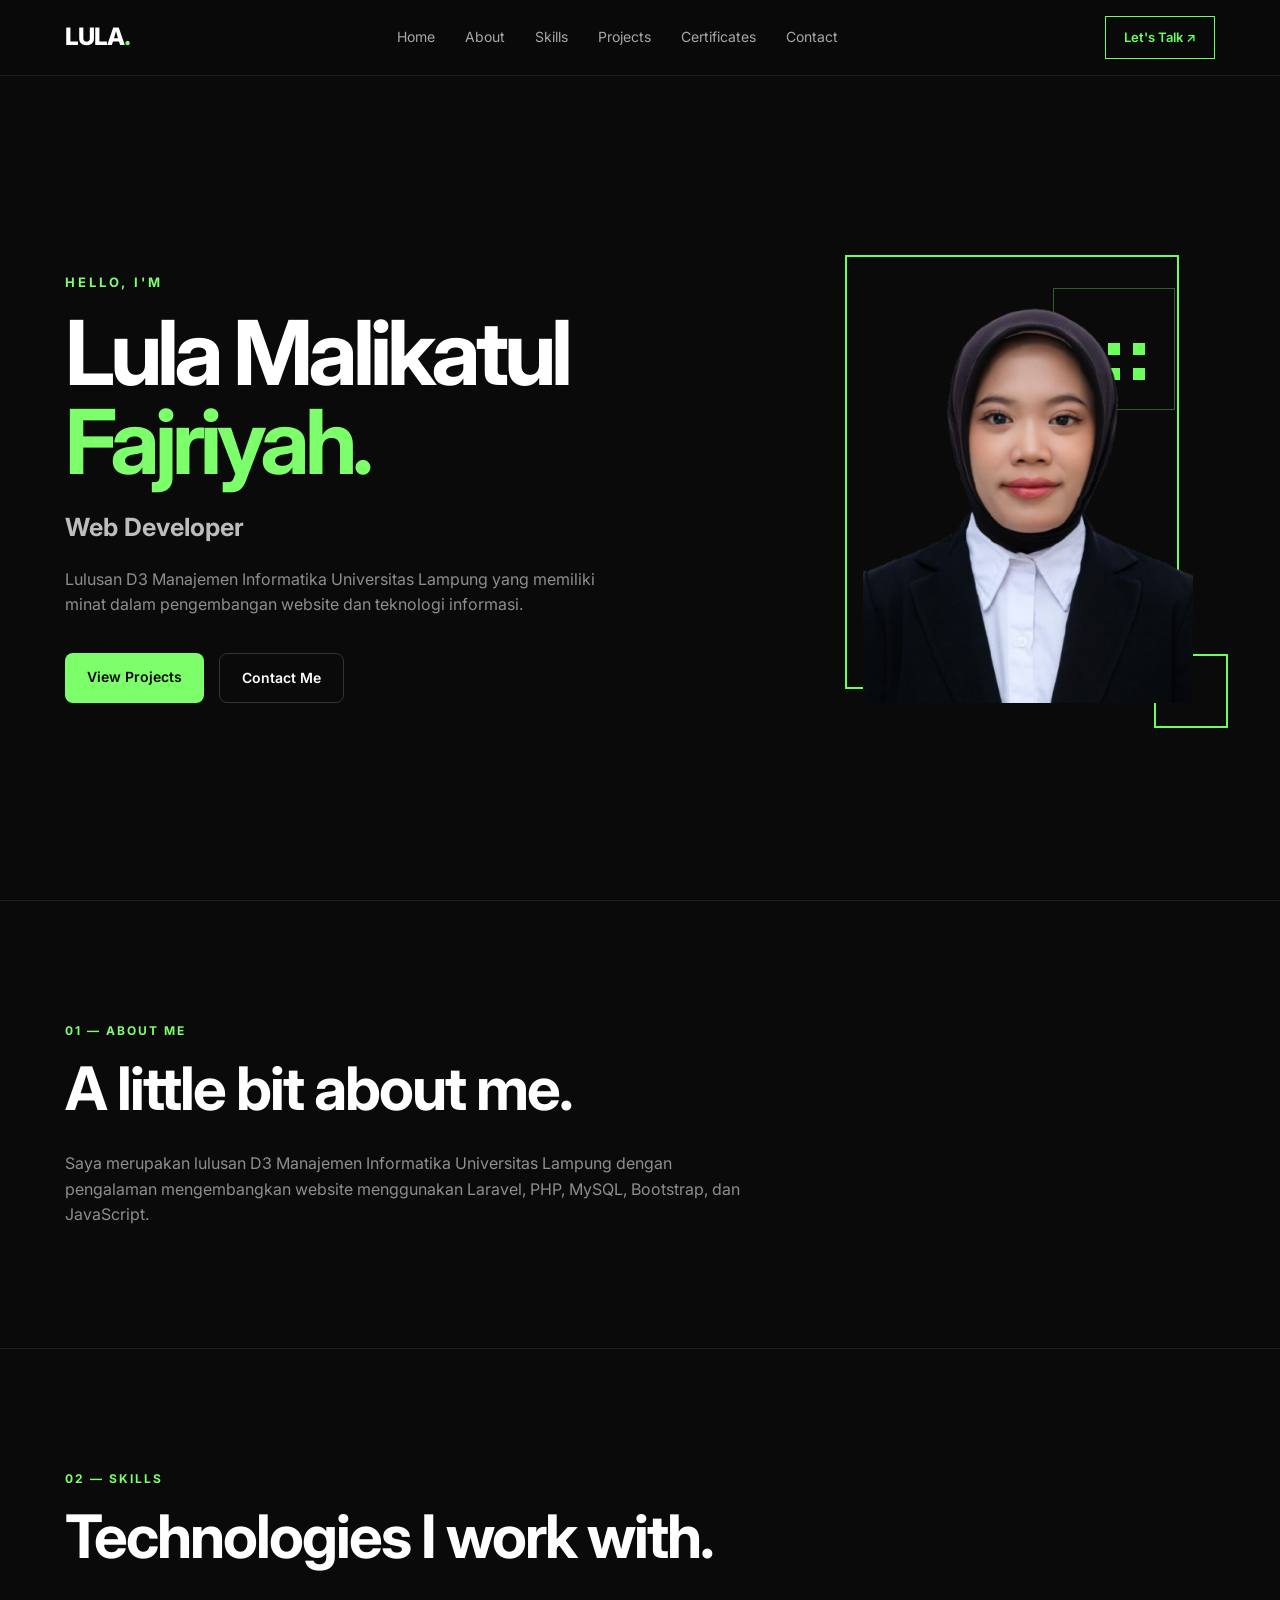
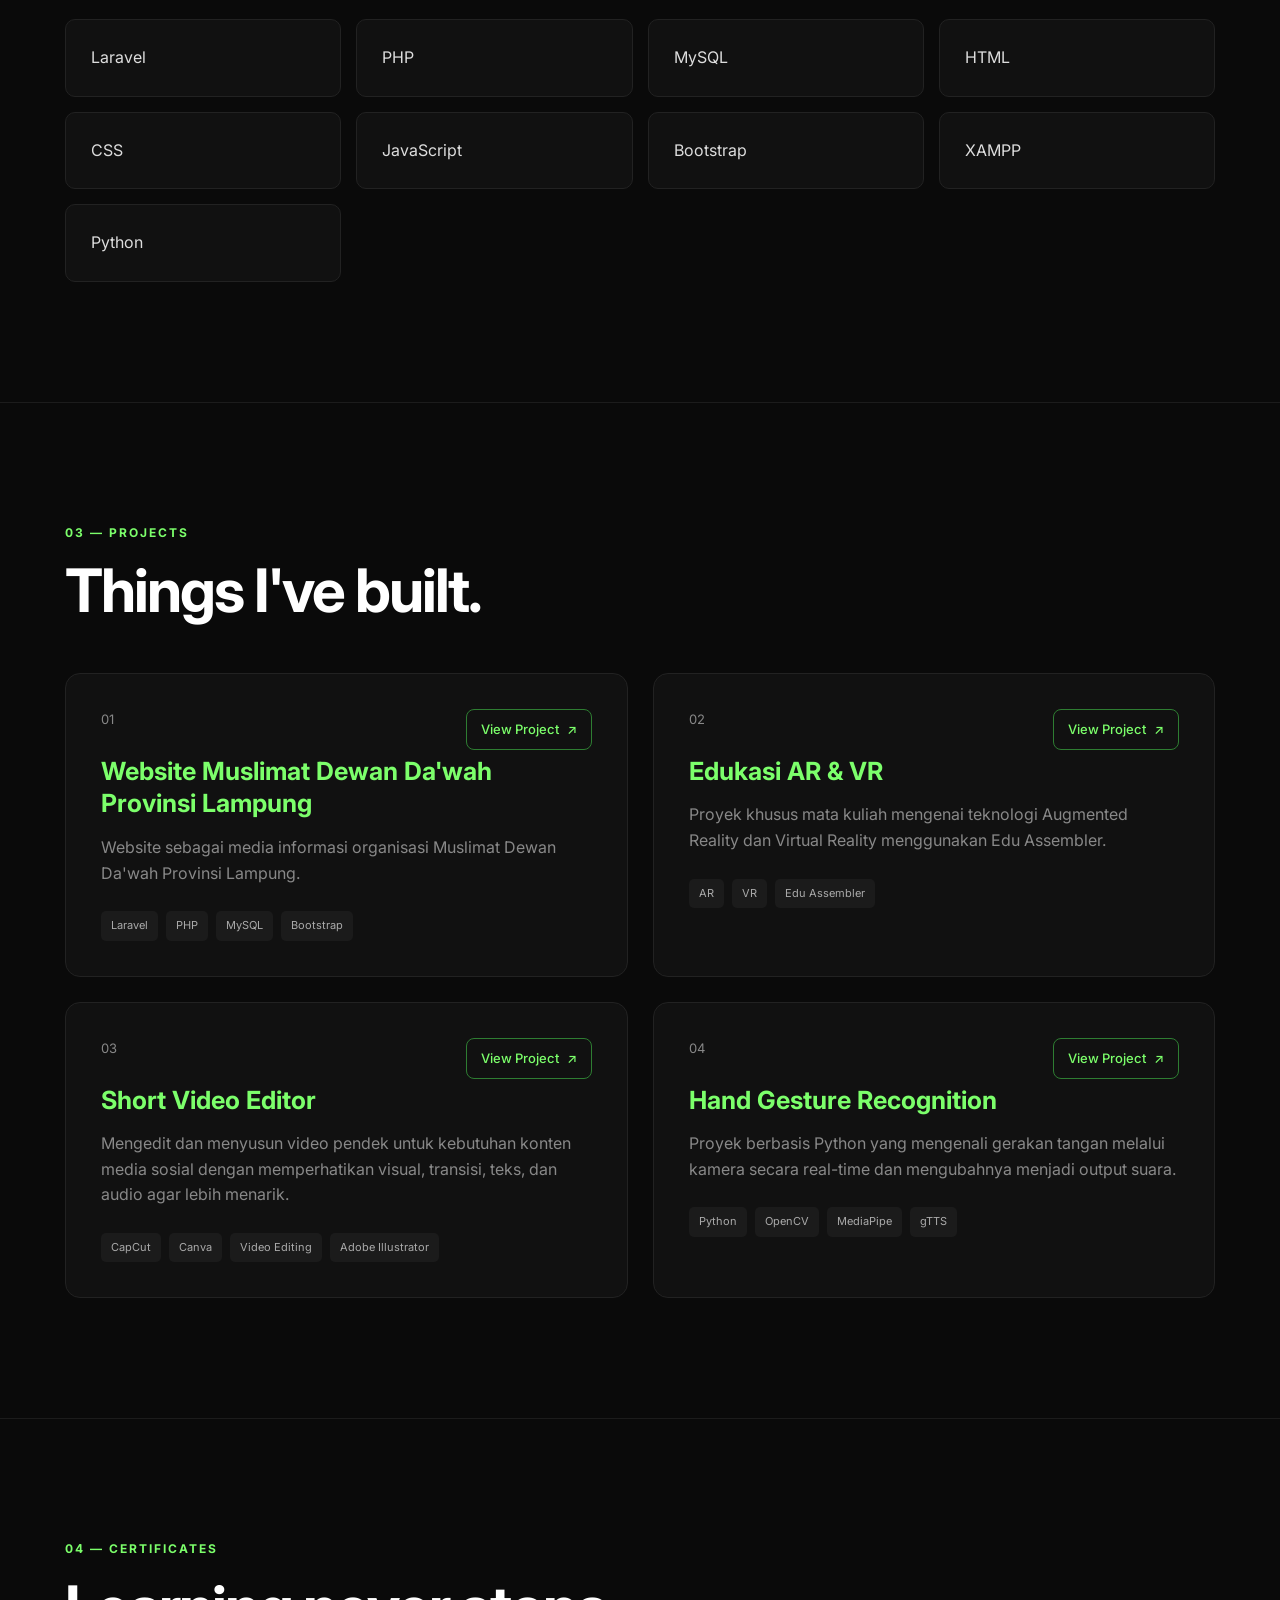
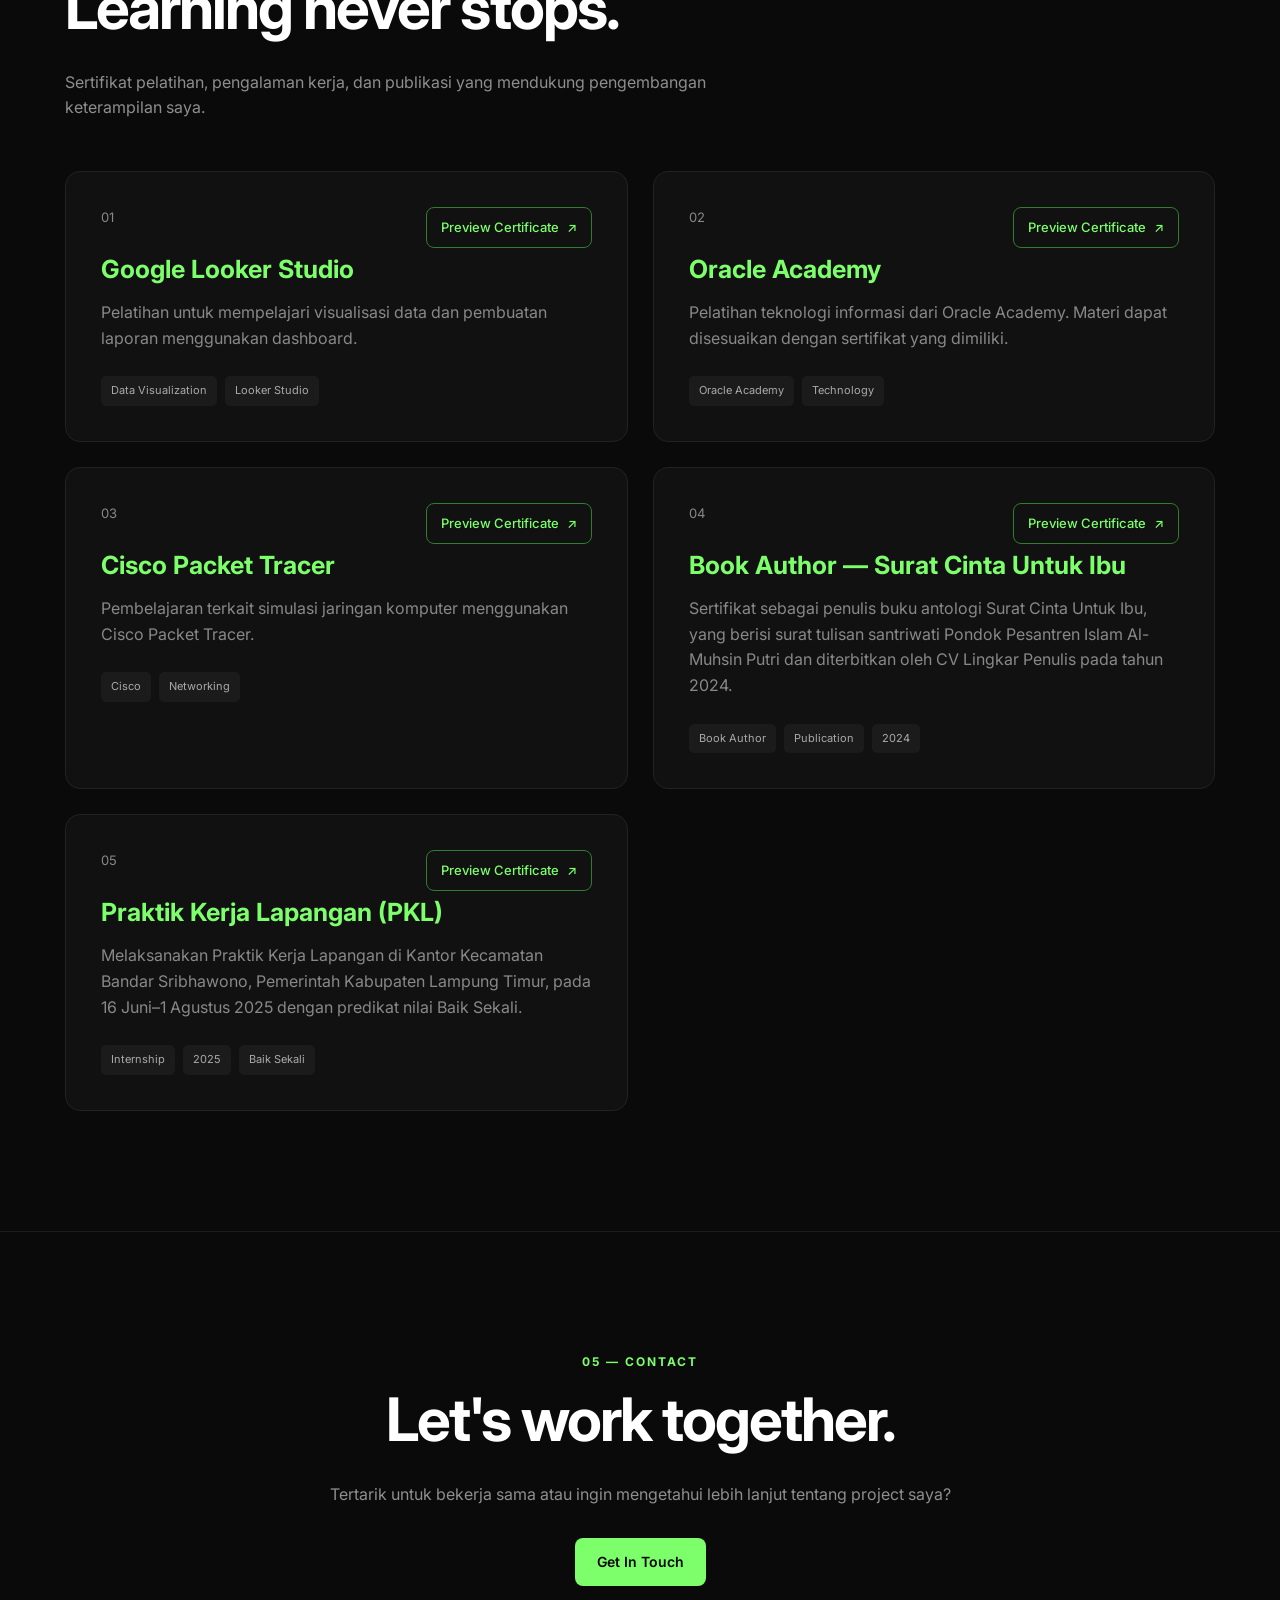
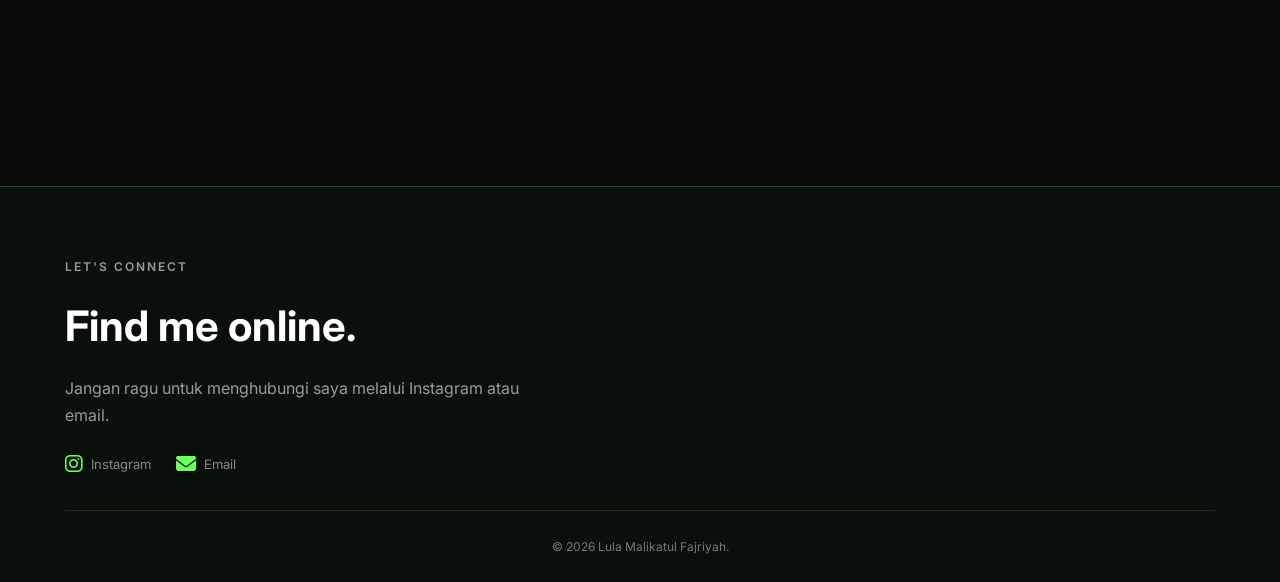
<file: docs/index.html>
<!DOCTYPE html>
<!-- saved from url=(0027)#home -->
<html lang="en">

<head>
    <meta http-equiv="Content-Type" content="text/html; charset=UTF-8">

    <meta name="viewport" content="width=device-width, initial-scale=1.0">

    <title>Lula Malikatul Fajriyah | Web Developer</title>

    <link rel="stylesheet" href="./index_files/style.css">
    <link rel="stylesheet" href="./index_files/all.min.css">
    <link rel="stylesheet" href="https://cdnjs.cloudflare.com/ajax/libs/font-awesome/6.5.2/css/all.min.css">

</head>

<body>


    <!-- NAVBAR -->
    <nav class="navbar">
        <div class="container navbar-content">

            <a href="#" class="logo">
                LULA<span>.</span>
            </a>

            <button class="menu-toggle" id="menu-toggle" aria-label="Buka menu navigasi" aria-expanded="false"
                aria-controls="nav-links">
                <i class="fa-solid fa-bars"></i>
            </button>

            <div class="nav-links" id="nav-links">
                <a href="#home">Home</a>
                <a href="#about">About</a>
                <a href="#skills">Skills</a>
                <a href="#projects">Projects</a>
                <a href="#certificates">Certificates</a>
                <a href="#contact">Contact</a>
            </div>


            <a href="#contact" class="nav-contact">
                Let's Talk ↗
            </a>

        </div>
    </nav>

    <!-- HERO -->
    <section id="home" class="hero">
        <div class="container hero-content">

            <div class="hero-text">

                <p class="small-text">HELLO, I'M</p>

                <h1>
                    Lula Malikatul<br>
                    <span>Fajriyah.</span>
                </h1>

                <h2>Web Developer</h2>

                <p class="hero-description">
                    Lulusan D3 Manajemen Informatika Universitas Lampung
                    yang memiliki minat dalam pengembangan website dan teknologi informasi.
                </p>

                <div class="hero-buttons">
                    <a href="#projects" class="btn-primary">
                        View Projects
                    </a>

                    <a href="#contact" class="btn-secondary">
                        Contact Me
                    </a>
                </div>

            </div>

            <div class="hero-image">
                <div class="profile-photo">
                    <img src="./index_files/lula.png" alt="Lula Malikatul Fajriyah">
                </div>
            </div>

        </div>
    </section>


    <!-- ABOUT -->
    <section id="about" class="section">
        <div class="container">

            <p class="section-label">01 — ABOUT ME</p>

            <h2 class="section-title">
                A little bit about me.
            </h2>

            <p class="section-description">
                Saya merupakan lulusan D3 Manajemen Informatika Universitas Lampung
                dengan pengalaman mengembangkan website menggunakan Laravel, PHP,
                MySQL, Bootstrap, dan JavaScript.
            </p>

        </div>
    </section>


    <!-- SKILLS -->
    <section id="skills" class="section">
        <div class="container">

            <p class="section-label">02 — SKILLS</p>

            <h2 class="section-title">
                Technologies I work with.
            </h2>

            <div class="skills-grid">

                <div class="skill-card">Laravel</div>
                <div class="skill-card">PHP</div>
                <div class="skill-card">MySQL</div>
                <div class="skill-card">HTML</div>
                <div class="skill-card">CSS</div>
                <div class="skill-card">JavaScript</div>
                <div class="skill-card">Bootstrap</div>
                <div class="skill-card">XAMPP</div>
                <div class="skill-card">Python</div>

            </div>

        </div>
    </section>

    <!-- PROJECTS -->
    <section id="projects" class="section">
        <div class="container">

            <p class="section-label">03 — PROJECTS</p>

            <h2 class="section-title">
                Things I've built.
            </h2>

            <div class="projects-grid">


                <!-- PROJECT 01 -->
                <div class="project-card">

                    <p class="project-number">01</p>

                    <h3>
                        Website Muslimat Dewan Da'wah
                        Provinsi Lampung
                    </h3>

                    <p>
                        Website sebagai media informasi organisasi
                        Muslimat Dewan Da'wah Provinsi Lampung.
                    </p>

                    <div class="project-tech">
                        <span>Laravel</span>
                        <span>PHP</span>
                        <span>MySQL</span>
                        <span>Bootstrap</span>

                    </div>

                    <a href="./projects/muslimat.html" class="view-project">
                        View Project
                        <span>↗</span>
                    </a>

                </div>

                <!-- PROJECT 02 -->
                <div class="project-card">

                    <p class="project-number">02</p>

                    <h3>
                        Edukasi AR &amp; VR
                    </h3>

                    <p>
                        Proyek khusus mata kuliah mengenai teknologi
                        Augmented Reality dan Virtual Reality
                        menggunakan Edu Assembler.
                    </p>

                    <div class="project-tech">
                        <span>AR</span>
                        <span>VR</span>
                        <span>Edu Assembler</span>
                    </div>

                    <a href="./projects/project-arvr.html" class="view-project">
                        View Project
                        <span>↗</span>
                    </a>
                </div>

                <!-- PROJECT 03 -->
                <div class="project-card">

                    <p class="project-number">03</p>

                    <h3>
                        Short Video Editor
                    </h3>

                    <p>
                        Mengedit dan menyusun video pendek untuk kebutuhan
                        konten media sosial dengan memperhatikan visual,
                        transisi, teks, dan audio agar lebih menarik.
                    </p>

                    <div class="project-tech">
                        <span>CapCut</span>
                        <span>Canva</span>
                        <span>Video Editing</span>
                        <span>Adobe Illustrator</span>
                    </div>

                    <a href="./projects/short-video-editor.html" class="view-project">
                        View Project
                        <span>↗</span>
                    </a>

                </div>


                <!-- PROJECT 04 -->
                <div class="project-card">

                    <p class="project-number">04</p>

                    <h3>
                        Hand Gesture Recognition
                    </h3>

                    <p>
                        Proyek berbasis Python yang mengenali gerakan tangan
                        melalui kamera secara real-time dan mengubahnya
                        menjadi output suara.
                    </p>

                    <div class="project-tech">
                        <span>Python</span>
                        <span>OpenCV</span>
                        <span>MediaPipe</span>
                        <span>gTTS</span>
                    </div>

                    <a href="./projects/hand-gesture.html" class="view-project">
                        View Project
                        <span>↗</span>
                    </a>

                </div>

            </div>

        </div>
    </section>


    <!-- CERTIFICATES -->
    <section id="certificates" class="section">
        <div class="container">

            <p class="section-label">04 — CERTIFICATES</p>

            <h2 class="section-title">
                Learning never stops.
            </h2>

            <p class="section-description">
                Sertifikat pelatihan, pengalaman kerja, dan publikasi
                yang mendukung pengembangan keterampilan saya.
            </p>

            <div class="projects-grid">

                <!-- CERTIFICATE 01 -->
                <div class="project-card">

                    <p class="project-number">01</p>

                    <h3>Google Looker Studio</h3>

                    <p>
                        Pelatihan untuk mempelajari visualisasi data
                        dan pembuatan laporan menggunakan dashboard.
                    </p>

                    <div class="project-tech">
                        <span>Data Visualization</span>
                        <span>Looker Studio</span>
                    </div>

                    <a href="./certificates/google-looker-studio.pdf" class="view-project" target="_blank"
                        rel="noopener noreferrer">
                        Preview Certificate
                        <span>↗</span>
                    </a>

                </div>


                <!-- CERTIFICATE 02 -->
                <div class="project-card">

                    <p class="project-number">02</p>

                    <h3>Oracle Academy</h3>

                    <p>
                        Pelatihan teknologi informasi dari Oracle Academy.
                        Materi dapat disesuaikan dengan sertifikat yang dimiliki.
                    </p>

                    <div class="project-tech">
                        <span>Oracle Academy</span>
                        <span>Technology</span>
                    </div>

                    <a href="./certificates/oracle-academy.pdf" class="view-project" target="_blank"
                        rel="noopener noreferrer">
                        Preview Certificate
                        <span>↗</span>
                    </a>
                </div>


                <!-- CERTIFICATE 03 -->
                <div class="project-card">

                    <p class="project-number">03</p>

                    <h3>Cisco Packet Tracer</h3>

                    <p>
                        Pembelajaran terkait simulasi jaringan komputer
                        menggunakan Cisco Packet Tracer.
                    </p>

                    <div class="project-tech">
                        <span>Cisco</span>
                        <span>Networking</span>
                    </div>

                    <a href="./certificates/cisco-packet-tracer.pdf" class="view-project" target="_blank"
                        rel="noopener noreferrer">
                        Preview Certificate
                        <span>↗</span>
                    </a>


                </div>


                <!-- CERTIFICATE 04 -->
                <div class="project-card">

                    <p class="project-number">04</p>

                    <h3>Book Author — Surat Cinta Untuk Ibu</h3>

                    <p>
                        Sertifikat sebagai penulis buku antologi
                        Surat Cinta Untuk Ibu, yang berisi surat tulisan
                        santriwati Pondok Pesantren Islam Al-Muhsin Putri
                        dan diterbitkan oleh CV Lingkar Penulis pada tahun 2024.
                    </p>

                    <div class="project-tech">
                        <span>Book Author</span>
                        <span>Publication</span>
                        <span>2024</span>
                    </div>

                    <a href="./certificates/sertifikat-penulis-buku.jpeg" class="view-project" target="_blank"
                        rel="noopener noreferrer">
                        Preview Certificate
                        <span>↗</span>
                    </a>

                </div>


                <!-- CERTIFICATE 05 -->
                <div class="project-card">

                    <p class="project-number">05</p>

                    <h3>Praktik Kerja Lapangan (PKL)</h3>

                    <p>
                        Melaksanakan Praktik Kerja Lapangan di Kantor
                        Kecamatan Bandar Sribhawono, Pemerintah Kabupaten
                        Lampung Timur, pada 16 Juni–1 Agustus 2025
                        dengan predikat nilai Baik Sekali.
                    </p>

                    <div class="project-tech">
                        <span>Internship</span>
                        <span>2025</span>
                        <span>Baik Sekali</span>
                    </div>

                    <a href="./certificates/pkl-kecamatan-bandar-sribhawono.pdf" class="view-project" target="_blank"
                        rel="noopener noreferrer">
                        Preview Certificate
                        <span>↗</span>
                    </a>

                </div>

            </div>

        </div>
    </section>

    <!-- CONTACT -->
    <section id="contact" class="section contact">
        <div class="container">

            <p class="section-label">05 — CONTACT</p>

            <h2 class="section-title">
                Let's work together.
            </h2>

            <p class="section-description">
                Tertarik untuk bekerja sama atau ingin mengetahui lebih
                lanjut tentang project saya?
            </p>

            <a href="https://wa.me/6282183460191?text=Halo%20Lula%2C%20saya%20tertarik%20untuk%20mengetahui%20lebih%20lanjut%20tentang%20portfolio%20Anda."
                class="btn-primary" target="_blank">
                Get In Touch
            </a>

        </div>
    </section>


    <!-- FOOTER -->
    <footer class="footer">
        <div class="container">

            <div class="footer-content">

                <div class="footer-info">

                    <p class="footer-label">LET'S CONNECT</p>

                    <h2>
                        Find me online.
                    </h2>

                    <p>
                        Jangan ragu untuk menghubungi saya melalui
                        Instagram atau email.
                    </p>

                    <div class="footer-social">

                        <a href="https://instagram.com/fjrly_21" target="_blank" rel="noopener noreferrer"
                            class="social-link">

                            <i class="fa-brands fa-instagram"></i>
                            <span>Instagram</span>

                        </a>

                        <a href="https://mail.google.com/mail/?view=cm&amp;fs=1&amp;to=lulamalik9@gmail.com"
                            class="social-link" target="_blank" rel="noopener noreferrer"
                            aria-label="Kirim email ke Lula">

                            <i class="fa-solid fa-envelope"></i>
                            <span>Email</span>

                        </a>

                    </div>

                </div>

            </div>

            <!-- FOOTER BOTTOM -->
            <div class="footer-bottom">

                <p>
                    © 2026 Lula Malikatul Fajriyah.
                </p>

            </div>

        </div>
    </footer>



    <span id="PING_CONTENT_PUSH_NOTIFICATION" style="display: none;"></span>


    <script>
        document.addEventListener('DOMContentLoaded', function () {
            const menuToggle = document.getElementById('menu-toggle');
            const navLinks = document.getElementById('nav-links');

            if (!menuToggle || !navLinks) return;

            menuToggle.addEventListener('click', function () {
                const isOpen = navLinks.classList.toggle('active');

                menuToggle.setAttribute('aria-expanded', isOpen);

                menuToggle.innerHTML = isOpen
                    ? '<i class="fa-solid fa-xmark"></i>'
                    : '<i class="fa-solid fa-bars"></i>';
            });

            navLinks.querySelectorAll('a').forEach(function (link) {
                link.addEventListener('click', function () {
                    navLinks.classList.remove('active');
                    menuToggle.setAttribute('aria-expanded', 'false');
                    menuToggle.innerHTML = '<i class="fa-solid fa-bars"></i>';
                });
            });
        });
    </script>

</body>

</html>
</file>
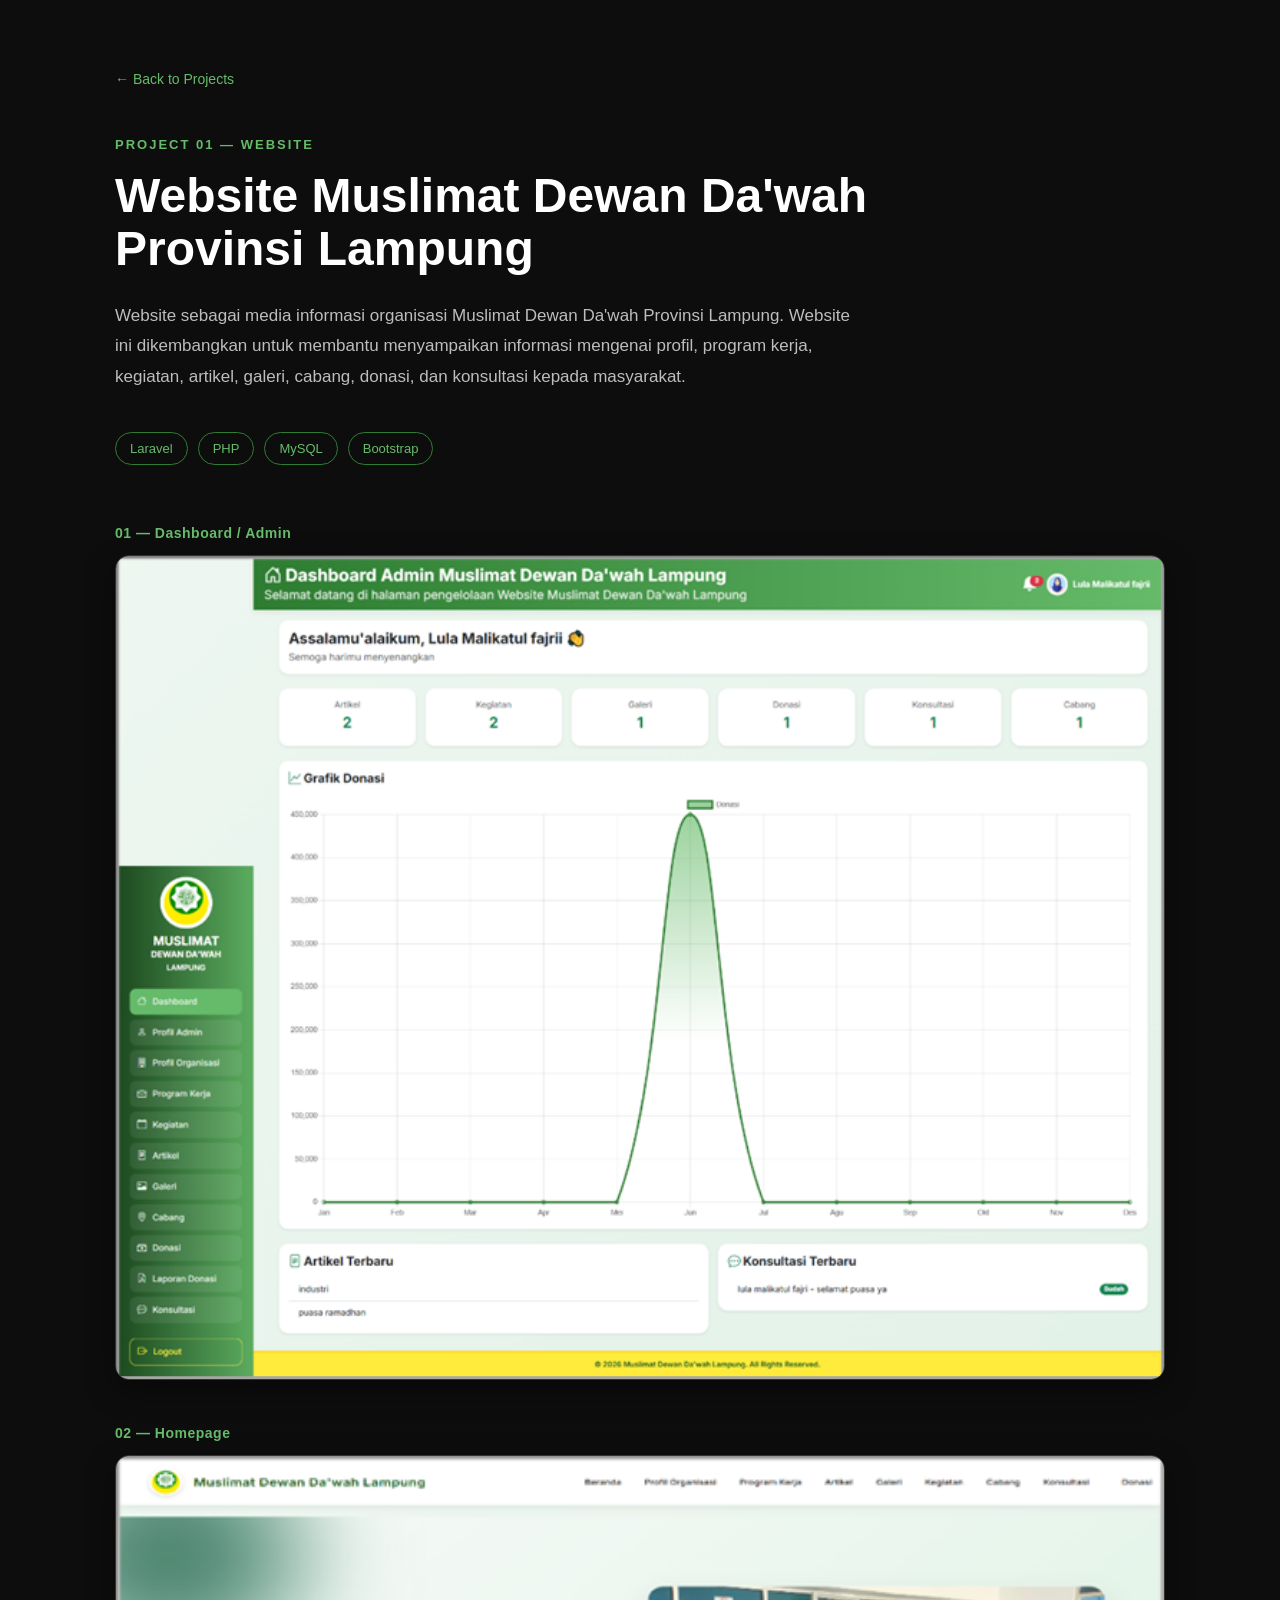
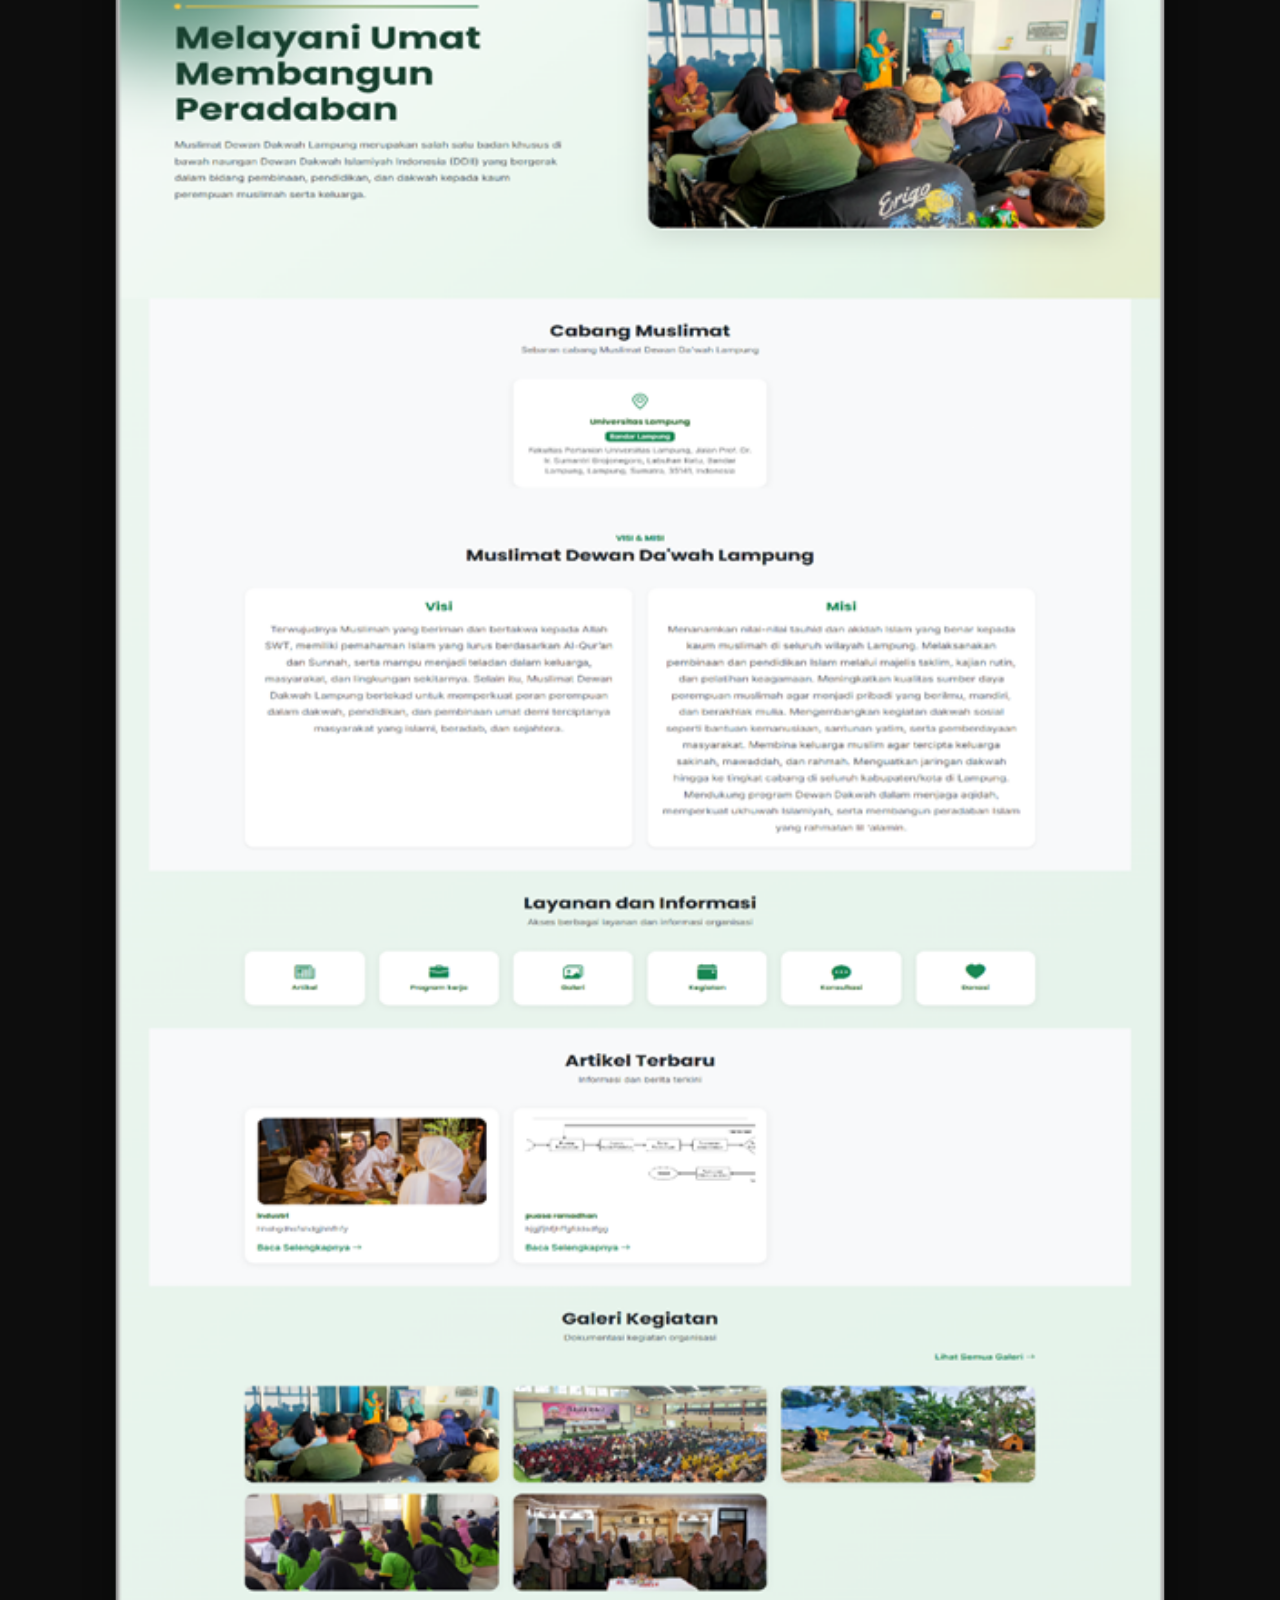
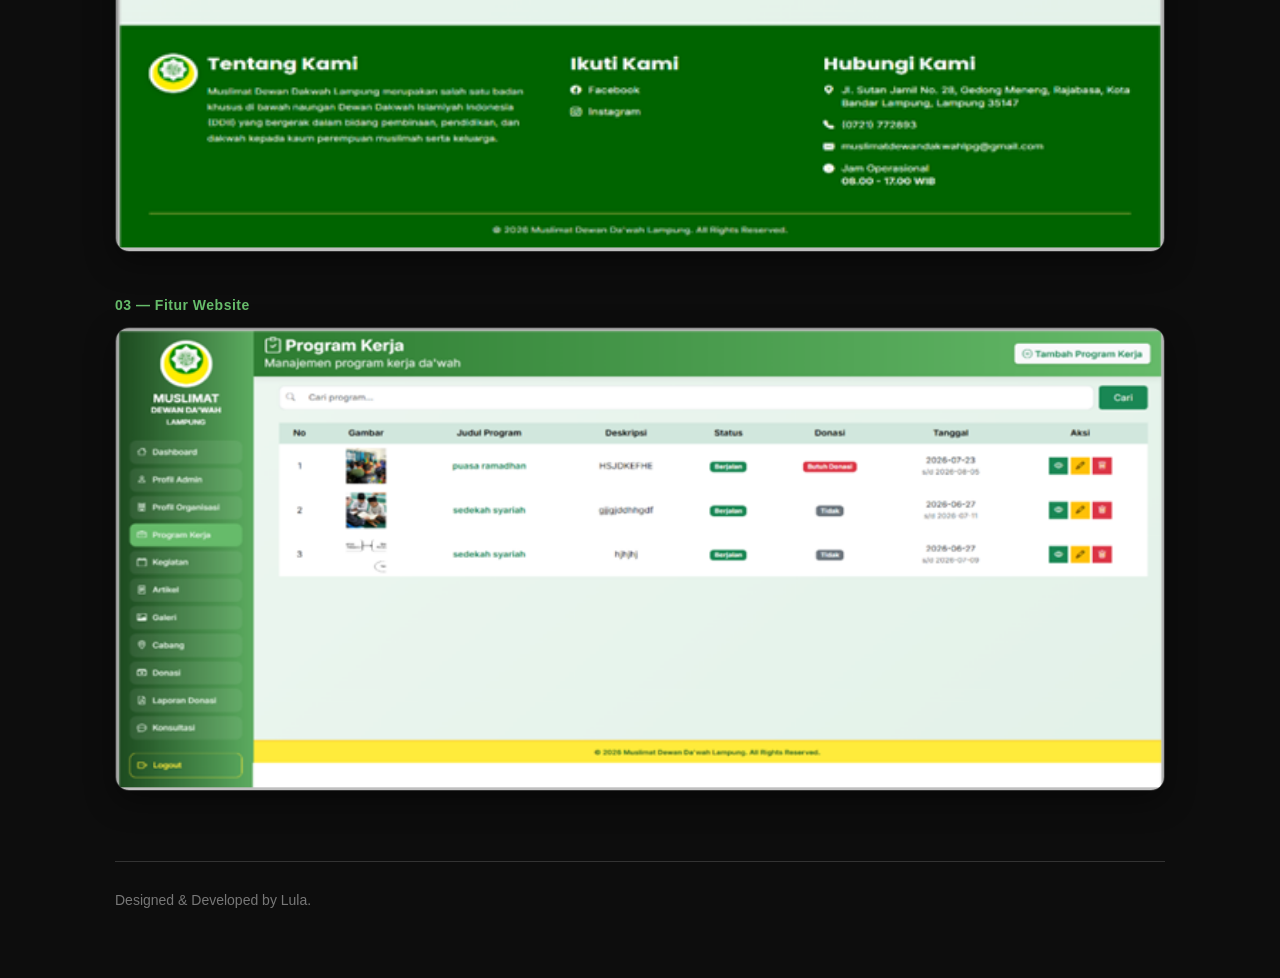
<file: docs/projects/muslimat.html>
<!DOCTYPE html>
<html lang="en">

<head>
    <meta charset="UTF-8">
    <meta name="viewport" content="width=device-width, initial-scale=1.0">

    <title>Website Muslimat Dewan Da'wah | Lula</title>

    <style>
        * {
            margin: 0;
            padding: 0;
            box-sizing: border-box;
        }

        body {
            font-family: Arial, sans-serif;
            background: #0d0d0d;
            color: #ffffff;
        }

        .project-detail {
            max-width: 1100px;
            margin: auto;
            padding: 70px 25px;
        }

        /* BACK */
        .back-link {
            display: inline-flex;
            align-items: center;
            gap: 8px;

            margin-bottom: 50px;

            color: #66bb6a;
            text-decoration: none;

            font-size: 14px;
            font-weight: 500;

            transition: all 0.3s ease;
        }

        .back-link:hover {
            color: #a5d6a7;
            transform: translateX(-4px);
        }

        /* LABEL */
        .project-label {
            font-size: 13px;
            letter-spacing: 2px;
            margin-bottom: 18px;

            color: #66bb6a;
            font-weight: 600;
        }

        /* TITLE */
        .project-title {
            font-size: 48px;
            line-height: 1.1;
            margin-bottom: 25px;

            max-width: 800px;
            color: #ffffff;
        }

        /* DESCRIPTION */
        .project-description {
            max-width: 750px;

            font-size: 17px;
            line-height: 1.8;

            color: #bdbdbd;

            margin-bottom: 40px;
        }

        /* TECHNOLOGY */
        .project-tech {
            display: flex;
            flex-wrap: wrap;
            gap: 10px;

            margin-bottom: 60px;
        }

        .project-tech span {
            border: 1px solid #2e7d32;

            padding: 8px 14px;

            border-radius: 30px;

            font-size: 13px;
            color: #66bb6a;

            background: transparent;

            transition: all 0.3s ease;
        }

        .project-tech span:hover {
            background: #2e7d32;
            color: #ffffff;
            transform: translateY(-2px);
        }

        /* SCREENSHOTS */
        .screenshots {
            display: flex;
            flex-direction: column;
            gap: 45px;
        }

        .screenshot {
            position: relative;
        }

        .screenshot-title {
            font-size: 14px;
            margin-bottom: 14px;

            color: #66bb6a;

            font-weight: 600;
            letter-spacing: 0.5px;
        }

        .screenshot img {
            width: 100%;
            display: block;

            border-radius: 14px;

            border: 1px solid #333333;

            box-shadow: 0 10px 30px rgba(0, 0, 0, 0.4);

            transition: all 0.3s ease;
        }

        .screenshot img:hover {
            border-color: #2e7d32;

            transform: translateY(-4px);

            box-shadow: 0 15px 35px rgba(46, 125, 50, 0.25);
        }

        /* FOOTER */
        .project-footer {
            margin-top: 70px;
            padding-top: 30px;

            border-top: 1px solid #333333;

            color: #777777;
            font-size: 14px;
        }

        /* MOBILE */
        @media (max-width: 768px) {

            .project-detail {
                padding: 40px 20px;
            }

            .back-link {
                margin-bottom: 35px;
            }

            .project-title {
                font-size: 36px;
            }

            .project-description {
                font-size: 15px;
            }

            .project-tech {
                margin-bottom: 45px;
            }

            .screenshots {
                gap: 35px;
            }

        }
    </style>
</head>

<body>

    <main class="project-detail">

        <!-- BACK -->
        <a href="../index.html#projects" class="back-link">
            ← Back to Projects
        </a>

        <!-- PROJECT INFO -->

        <p class="project-label">
            PROJECT 01 — WEBSITE
        </p>

        <h1 class="project-title">
            Website Muslimat Dewan Da'wah
            Provinsi Lampung
        </h1>

        <p class="project-description">
            Website sebagai media informasi organisasi Muslimat
            Dewan Da'wah Provinsi Lampung. Website ini dikembangkan
            untuk membantu menyampaikan informasi mengenai profil,
            program kerja, kegiatan, artikel, galeri, cabang,
            donasi, dan konsultasi kepada masyarakat.
        </p>


        <!-- TECHNOLOGY -->

        <div class="project-tech">
            <span>Laravel</span>
            <span>PHP</span>
            <span>MySQL</span>
            <span>Bootstrap</span>
        </div>



        <!-- SCREENSHOTS -->
        <div class="screenshots">

            <!-- SCREENSHOT 01 -->
            <div class="screenshot">
                <p class="screenshot-title">
                    01 — Dashboard / Admin
                </p>

                <img src="./images/project-muslimat-1.png"
                    alt="Dashboard Admin Website Muslimat Dewan Da'wah Provinsi Lampung">
            </div>

            <!-- SCREENSHOT 02 -->
            <div class="screenshot">
                <p class="screenshot-title">
                    02 — Homepage
                </p>

                <img src="./images/project-muslimat-2.png"
                    alt="Homepage Website Muslimat Dewan Da'wah Provinsi Lampung">
            </div>

            <!-- SCREENSHOT 03 -->
            <div class="screenshot">
                <p class="screenshot-title">
                    03 — Fitur Website
                </p>

                <img src="./images/project-muslimat-3.png" alt="Fitur Website Muslimat Dewan Da'wah Provinsi Lampung">
            </div>

        </div>



        <!-- FOOTER -->

        <div class="project-footer">

            <p>
                Designed & Developed by Lula.
            </p>

        </div>

    </main>

</body>

</html>
</file>
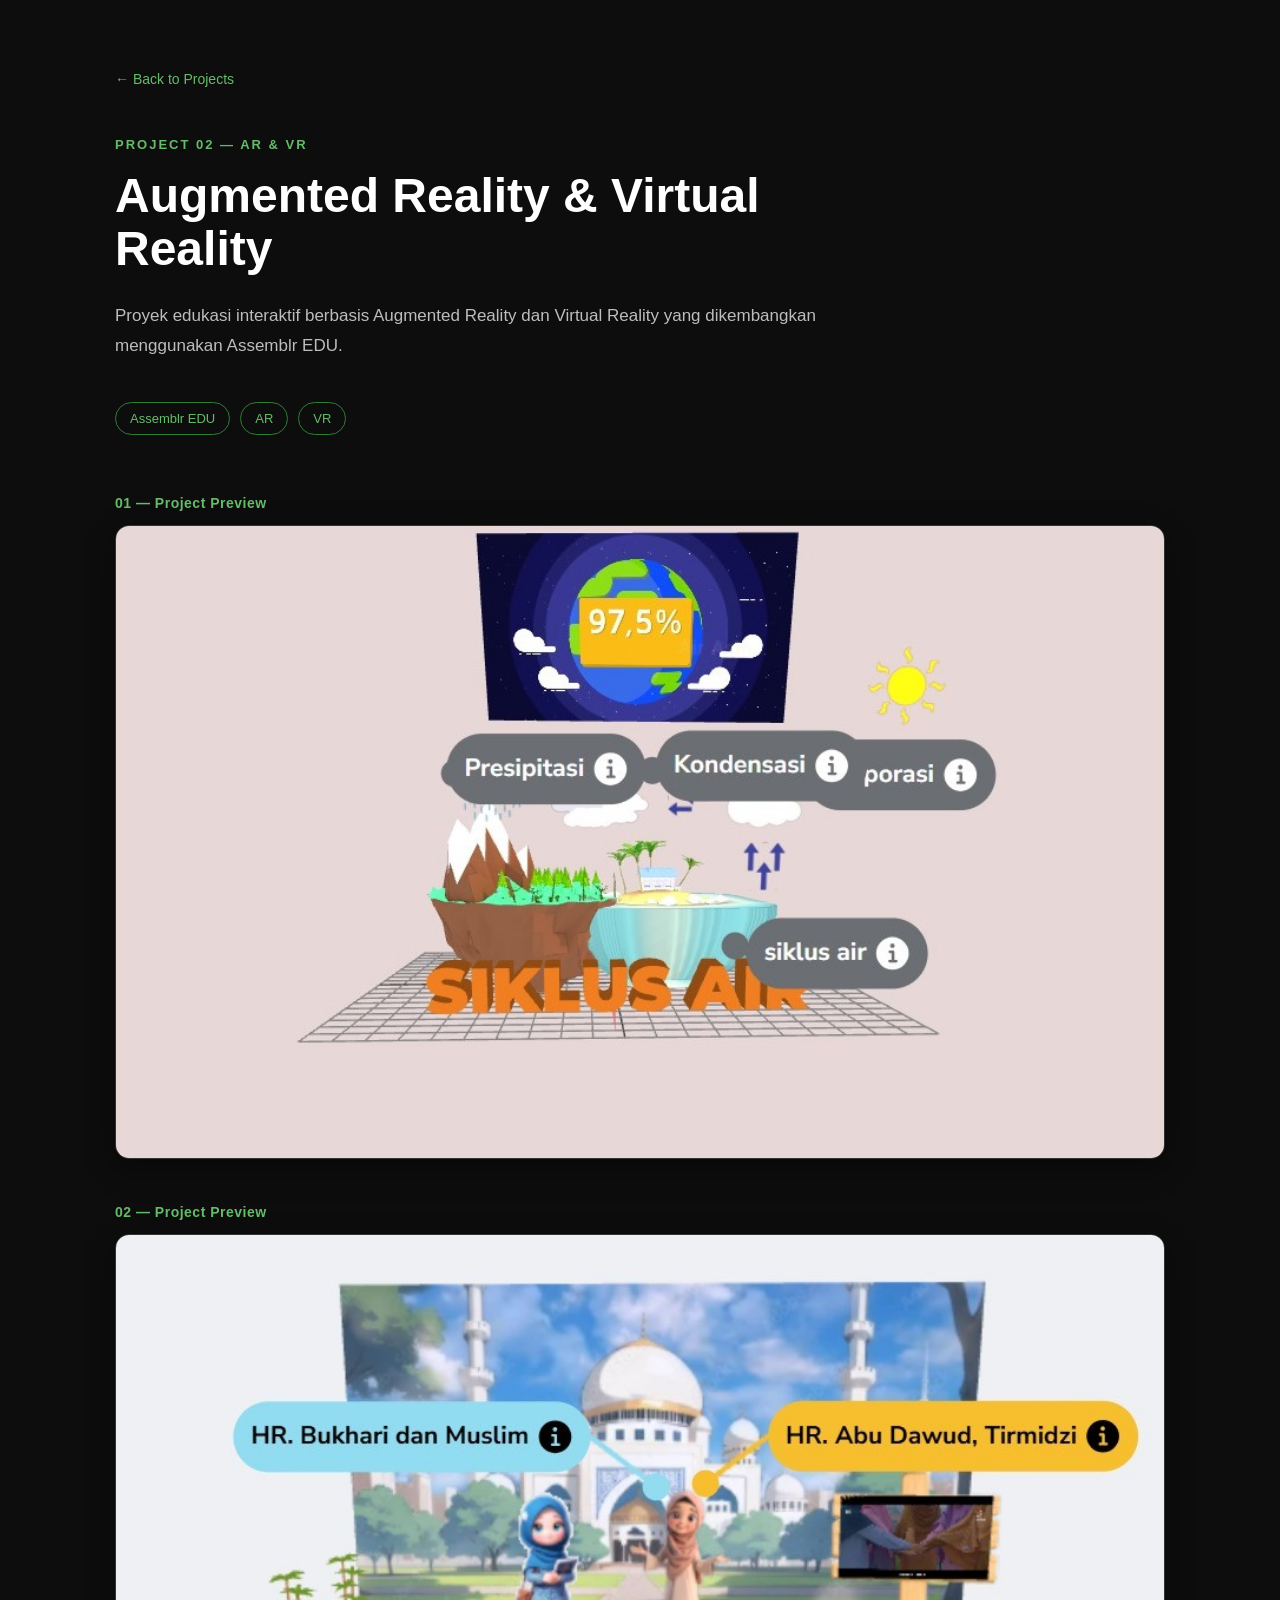
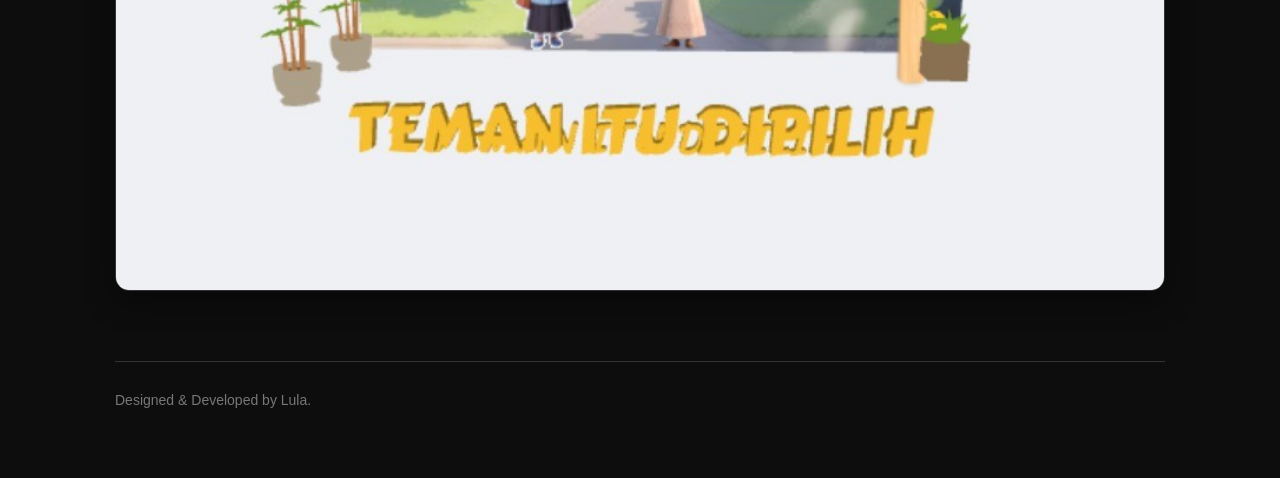
<file: docs/projects/project-arvr.html>
<!DOCTYPE html>
<html lang="en">

<head>
    <meta charset="UTF-8">
    <meta name="viewport" content="width=device-width, initial-scale=1.0">

    <title>AR & VR Project | Lula</title>

    <style>
        * {
            margin: 0;
            padding: 0;
            box-sizing: border-box;
        }

        body {
            font-family: Arial, sans-serif;
            background: #0d0d0d;
            color: #ffffff;
        }

        .project-detail {
            max-width: 1100px;
            margin: auto;
            padding: 70px 25px;
        }

        .back-link {
            display: inline-flex;
            align-items: center;
            gap: 8px;
            margin-bottom: 50px;
            color: #66bb6a;
            text-decoration: none;
            font-size: 14px;
            font-weight: 500;
            transition: all 0.3s ease;
        }

        .back-link:hover {
            color: #a5d6a7;
            transform: translateX(-4px);
        }

        .project-label {
            font-size: 13px;
            letter-spacing: 2px;
            margin-bottom: 18px;
            color: #66bb6a;
            font-weight: 600;
        }

        .project-title {
            font-size: 48px;
            line-height: 1.1;
            margin-bottom: 25px;
            max-width: 800px;
            color: #ffffff;
        }

        .project-description {
            max-width: 750px;
            font-size: 17px;
            line-height: 1.8;
            color: #bdbdbd;
            margin-bottom: 40px;
        }

        .project-tech {
            display: flex;
            flex-wrap: wrap;
            gap: 10px;
            margin-bottom: 60px;
        }

        .project-tech span {
            border: 1px solid #2e7d32;

            padding: 8px 14px;

            border-radius: 30px;

            font-size: 13px;
            color: #66bb6a;

            background: transparent;

            transition: all 0.3s ease;
        }

        .project-tech span:hover {
            background: #2e7d32;
            color: #ffffff;
            transform: translateY(-2px);
        }

        .screenshots {
            display: flex;
            flex-direction: column;
            gap: 45px;
        }

        .screenshot-title {
            font-size: 14px;
            margin-bottom: 14px;
            color: #66bb6a;
            font-weight: 600;
            letter-spacing: 0.5px;
        }

        .screenshot img {
            width: 100%;
            display: block;
            border-radius: 14px;
            border: 1px solid #333333;
            box-shadow: 0 10px 30px rgba(0, 0, 0, 0.4);
        }

        .project-footer {
            margin-top: 70px;
            padding-top: 30px;
            border-top: 1px solid #333333;
            color: #777777;
            font-size: 14px;
        }

        @media (max-width: 768px) {

            .project-detail {
                padding: 40px 20px;
            }

            .project-title {
                font-size: 36px;
            }

            .project-description {
                font-size: 15px;
            }

        }
    </style>
</head>

<body>

    <main class="project-detail">

        <a href="../index.html#projects" class="back-link">
            ← Back to Projects
        </a>

        <p class="project-label">
            PROJECT 02 — AR & VR
        </p>

        <h1 class="project-title">
            Augmented Reality & Virtual Reality
        </h1>

        <p class="project-description">
            Proyek edukasi interaktif berbasis Augmented Reality
            dan Virtual Reality yang dikembangkan menggunakan
            Assemblr EDU.
        </p>

        <div class="project-tech">
            <span>Assemblr EDU</span>
            <span>AR</span>
            <span>VR</span>
        </div>

        <div class="screenshots">

            <div class="screenshot">

                <p class="screenshot-title">
                    01 — Project Preview
                </p>

                <img src="./images/project-arvr-1.png" alt="Project AR dan VR">
            </div>

            <div class="screenshot">

                <p class="screenshot-title">
                    02 — Project Preview
                </p>

                <img src="./images/project-arvr-2.png" alt="Project AR dan VR">
            </div>

        </div>

        <div class="project-footer">
            <p>Designed & Developed by Lula.</p>
        </div>

    </main>

</body>

</html>
</file>
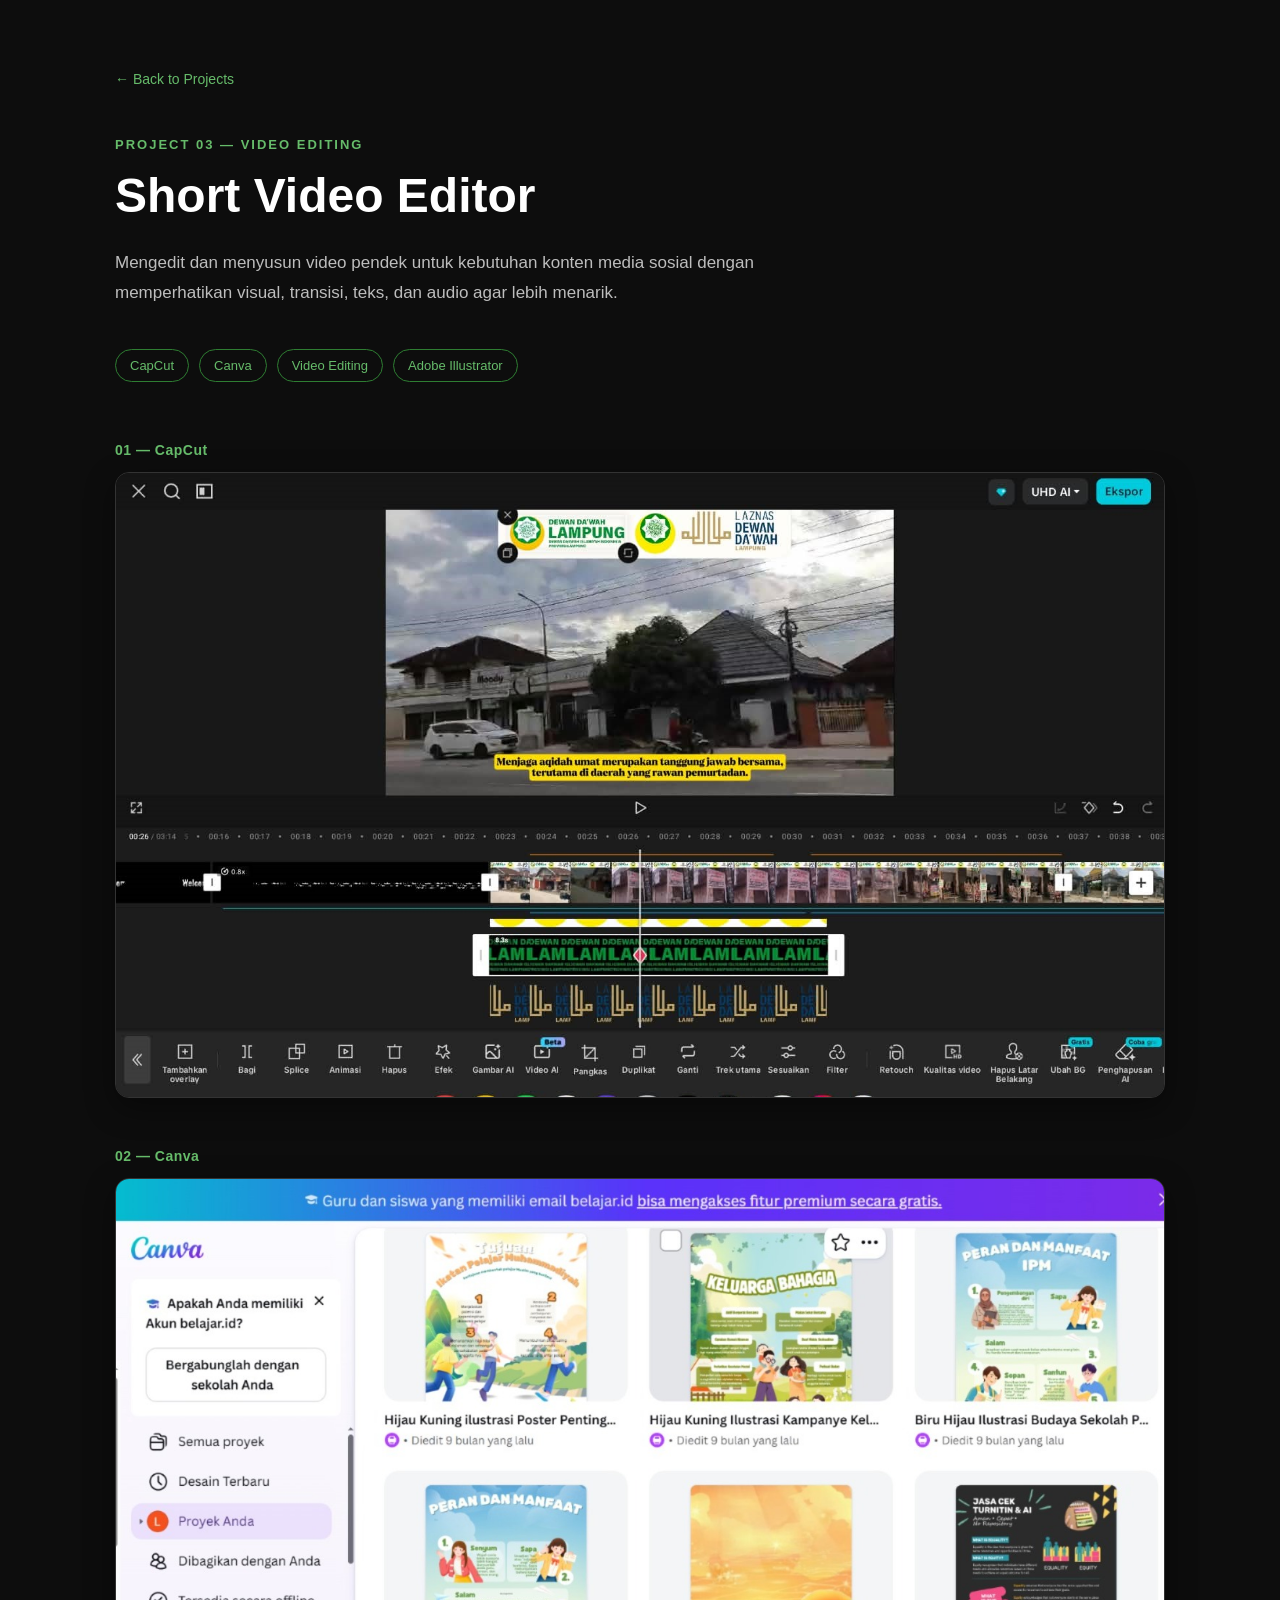
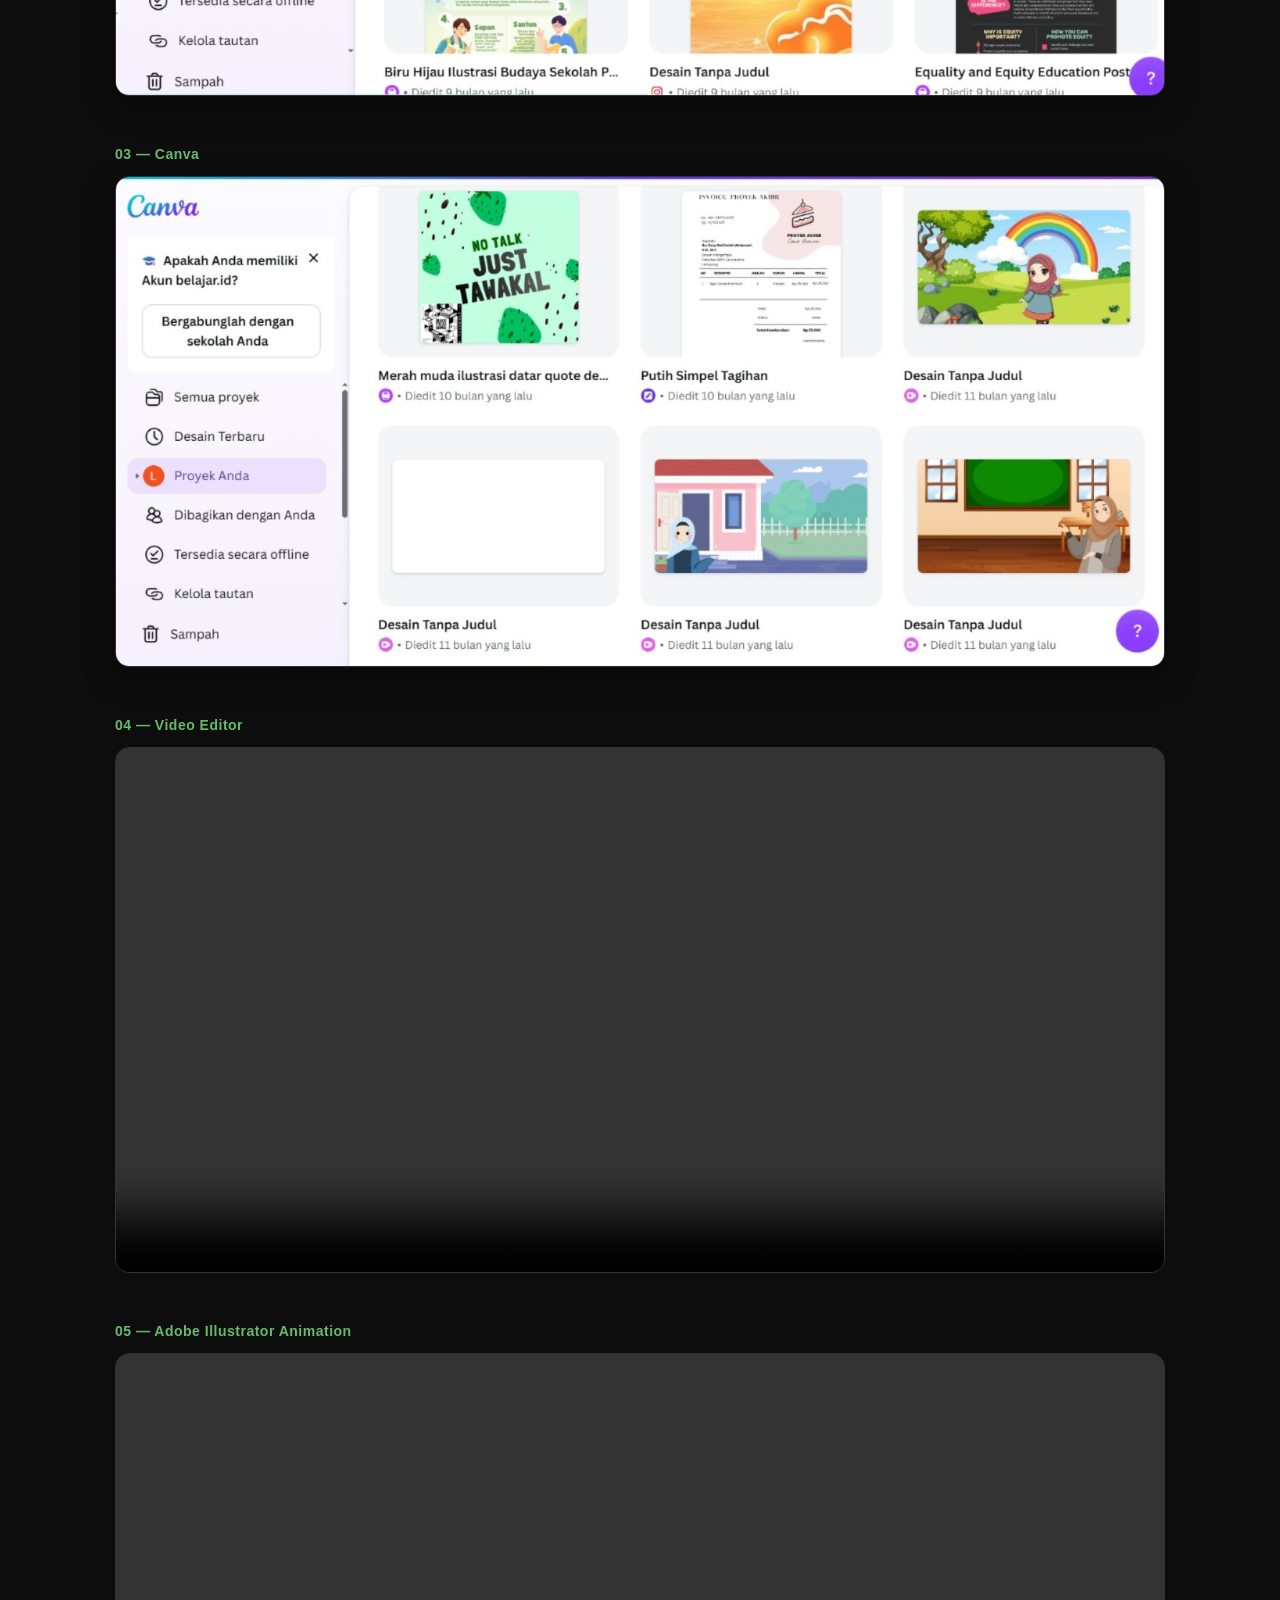
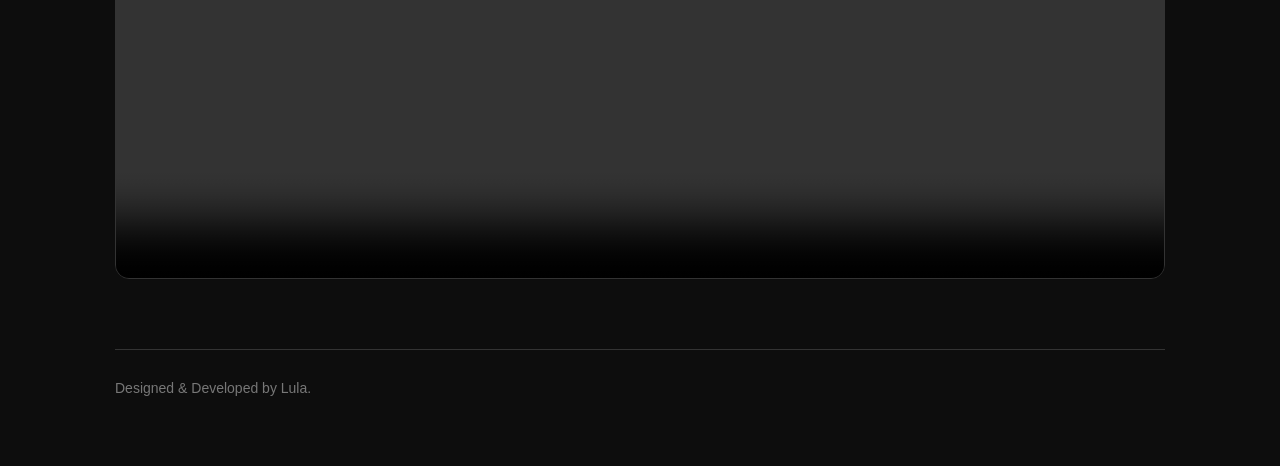
<file: docs/projects/short-video-editor.html>
<!DOCTYPE html>
<html lang="en">

<head>
    <meta charset="UTF-8">
    <meta name="viewport" content="width=device-width, initial-scale=1.0">

    <title>Short Video Editor | Lula</title>

    <style>
        * {
            margin: 0;
            padding: 0;
            box-sizing: border-box;
        }

        body {
            font-family: Arial, sans-serif;
            background: #0d0d0d;
            color: #ffffff;
        }

        .project-detail {
            max-width: 1100px;
            margin: auto;
            padding: 70px 25px;
        }

        .back-link {
            display: inline-flex;
            align-items: center;
            gap: 8px;
            margin-bottom: 50px;
            color: #66bb6a;
            text-decoration: none;
            font-size: 14px;
            font-weight: 500;
            transition: all 0.3s ease;
        }

        .back-link:hover {
            color: #a5d6a7;
            transform: translateX(-4px);
        }

        .project-label {
            font-size: 13px;
            letter-spacing: 2px;
            margin-bottom: 18px;
            color: #66bb6a;
            font-weight: 600;
        }

        .project-title {
            font-size: 48px;
            line-height: 1.1;
            margin-bottom: 25px;
            max-width: 800px;
            color: #ffffff;
        }

        .project-description {
            max-width: 750px;
            font-size: 17px;
            line-height: 1.8;
            color: #bdbdbd;
            margin-bottom: 40px;
        }

        .project-tech {
            display: flex;
            flex-wrap: wrap;
            gap: 10px;
            margin-bottom: 60px;
        }

        .project-tech span {
            border: 1px solid #2e7d32;
            padding: 8px 14px;
            border-radius: 30px;
            font-size: 13px;
            color: #66bb6a;
            background: transparent;
            transition: all 0.3s ease;
        }

        .project-tech span:hover {
            background: #2e7d32;
            color: #ffffff;
            transform: translateY(-2px);
        }

        .works {
            display: flex;
            flex-direction: column;
            gap: 50px;
        }

        .work-title {
            font-size: 14px;
            margin-bottom: 14px;
            color: #66bb6a;
            font-weight: 600;
            letter-spacing: 0.5px;
        }

        .work-image {
            width: 100%;
            display: block;
            border-radius: 14px;
            border: 1px solid #333333;
            box-shadow: 0 10px 30px rgba(0, 0, 0, 0.4);
            transition: all 0.3s ease;
        }

        .work-image:hover {
            border-color: #2e7d32;
            transform: translateY(-4px);
            box-shadow: 0 15px 35px rgba(46, 125, 50, 0.25);
        }

        .work-video {
            width: 100%;
            display: block;
            border-radius: 14px;
            border: 1px solid #333333;
            background: #000000;
        }

        .project-footer {
            margin-top: 70px;
            padding-top: 30px;
            border-top: 1px solid #333333;
            color: #777777;
            font-size: 14px;
        }

        @media (max-width: 768px) {
            .project-detail {
                padding: 40px 20px;
            }

            .back-link {
                margin-bottom: 35px;
            }

            .project-title {
                font-size: 36px;
            }

            .project-description {
                font-size: 15px;
            }

            .project-tech {
                margin-bottom: 45px;
            }

            .works {
                gap: 35px;
            }
        }
    </style>
</head>

<body>

    <main class="project-detail">

        <!-- BACK TO PROJECTS -->
        <a href="../index.html#projects" class="back-link">
            ← Back to Projects
        </a>

        <p class="project-label">
            PROJECT 03 — VIDEO EDITING
        </p>

        <h1 class="project-title">
            Short Video Editor
        </h1>

        <p class="project-description">
            Mengedit dan menyusun video pendek untuk kebutuhan
            konten media sosial dengan memperhatikan visual,
            transisi, teks, dan audio agar lebih menarik.
        </p>

        <div class="project-tech">
            <span>CapCut</span>
            <span>Canva</span>
            <span>Video Editing</span>
            <span>Adobe Illustrator</span>
        </div>

        <div class="works">

            <!-- CAPCUT -->
            <div class="work">
                <p class="work-title">01 — CapCut</p>

                <img src="./images/project-video-editor-1.png" alt="Project Video Editing CapCut" class="work-image">
            </div>

            <!-- CANVA 1 -->
            <div class="work">
                <p class="work-title">02 — Canva</p>

                <img src="./images/project-canva%201.png" alt="Project Canva" class="work-image">
            </div>

            <!-- CANVA 2 -->
            <div class="work">
                <p class="work-title">03 — Canva</p>

                <img src="./images/project-canva%202.png" alt="Project Canva 2" class="work-image">
            </div>

            <!-- CAPCUT VIDEO -->
            <div class="work">
                <p class="work-title">04 — Video Editor</p>

                <video class="work-video" controls preload="metadata">
                    <source src="./videos/project-video-editing-capcut.mp4" type="video/mp4">
                    Browser kamu tidak mendukung video.
                </video>
            </div>

            <!-- ADOBE ILLUSTRATOR -->
            <div class="work">
                <p class="work-title">05 — Adobe Illustrator Animation</p>

                <video class="work-video" controls preload="metadata">
                    <source src="./videos/project-adobe-illustrator.mp4" type="video/mp4">
                    Browser kamu tidak mendukung video.
                </video>
            </div>

        </div>

        <div class="project-footer">
            <p>Designed &amp; Developed by Lula.</p>
        </div>

    </main>

</body>

</html>
</file>
<file: docs/index_files/style.css>
@import url('https://fonts.googleapis.com/css2?family=Inter:wght@400;500;600;700;800&display=swap');

* {
    margin: 0;
    padding: 0;
    box-sizing: border-box;
}

html {
    scroll-behavior: smooth;
}

body {
    font-family: 'Inter', sans-serif;
    background: #0a0a0a;
    color: #ffffff;
    line-height: 1.6;
}

a {
    text-decoration: none;
    color: inherit;
}

.container {
    width: 90%;
    max-width: 1150px;
    margin: auto;
}


/* =========================
   NAVBAR
========================= */

.navbar {
    position: fixed;
    top: 0;
    width: 100%;
    z-index: 1000;
    background: rgba(10, 10, 10, 0.85);
    backdrop-filter: blur(10px);
    border-bottom: 1px solid #1c1c1c;
}

.navbar-content {
    height: 75px;
    display: flex;
    align-items: center;
    justify-content: space-between;
}

.logo {
    font-size: 24px;
    font-weight: 800;
    letter-spacing: -1px;
}

.logo span {
    color: #7cff6b;
}

.nav-links {
    display: flex;
    gap: 30px;
}

.nav-links a {
    color: #a8a8a8;
    font-size: 14px;
    transition: 0.3s;
}

.nav-links a:hover {
    color: #7cff6b;
}


/* LET'S TALK */

.nav-contact {
    display: inline-flex;
    align-items: center;
    padding: 10px 18px;
    border: 1px solid #6cff5c;
    color: #6cff5c;
    text-decoration: none;
    font-size: 13px;
    font-weight: 600;
    transition: 0.3s ease;
}

.nav-contact:hover {
    background: #6cff5c;
    color: #0b0f0c;
}


/* =========================
   HERO
========================= */

.hero {
    min-height: 100vh;
    display: flex;
    align-items: center;
    padding-top: 75px;
}

.hero-content {
    display: grid;
    grid-template-columns: 1.3fr 0.7fr;
    gap: 80px;
    align-items: center;
}

.small-text {
    color: #7cff6b;
    font-size: 13px;
    font-weight: 700;
    letter-spacing: 3px;
    margin-bottom: 15px;
}

.hero h1 {
    font-size: clamp(50px, 7vw, 90px);
    line-height: 1;
    letter-spacing: -5px;
    margin-bottom: 20px;
}

.hero h1 span {
    color: #7cff6b;
}

.hero h2 {
    font-size: 25px;
    color: #bdbdbd;
    margin-bottom: 20px;
}

.hero-description {
    max-width: 550px;
    color: #8e8e8e;
    font-size: 16px;
    margin-bottom: 35px;
}

.hero-buttons {
    display: flex;
    gap: 15px;
}

.btn-primary,
.btn-secondary {
    display: inline-block;
    padding: 13px 22px;
    border-radius: 8px;
    font-size: 14px;
    font-weight: 600;
    transition: 0.3s;
}

.btn-primary {
    background: #7cff6b;
    color: #050505;
}

.btn-primary:hover {
    transform: translateY(-3px);
    box-shadow: 0 10px 30px rgba(124, 255, 107, 0.2);
}

.btn-secondary {
    border: 1px solid #333;
    color: #fff;
}

.btn-secondary:hover {
    border-color: #7cff6b;
    color: #7cff6b;
}


/* =========================
   PHOTO
========================= */

.hero-image {
    position: relative;
    display: flex;
    justify-content: center;
    align-items: center;
    width: 100%;
    min-height: 500px;
}

.profile-photo {
    position: relative;
    width: 330px;
    height: 430px;
    z-index: 2;
}

.profile-photo img {
    width: 100%;
    height: 100%;
    object-fit: cover;
    object-position: center top;
    display: block;
    position: relative;
    z-index: 2;
}


/* Kotak besar belakang */

.profile-photo::before {
    content: "";
    position: absolute;
    width: 330px;
    height: 430px;
    border: 2px solid #6cff5c;
    top: -18px;
    left: -18px;
    z-index: 1;
}


/* Kotak kecil kanan bawah */

.profile-photo::after {
    content: "";
    position: absolute;
    width: 70px;
    height: 70px;
    border: 2px solid #6cff5c;
    right: -35px;
    bottom: -25px;
    z-index: 1;
}


/* Kotak dekorasi tambahan */

.hero-image::before {
    content: "";
    position: absolute;
    width: 120px;
    height: 120px;
    border: 1px solid rgba(108, 255, 92, 0.35);
    top: 50px;
    right: 40px;
    z-index: 0;
}

.hero-image::after {
    content: "";
    position: absolute;
    width: 12px;
    height: 12px;
    background: #6cff5c;
    top: 105px;
    right: 95px;
    box-shadow:
        25px 0 #6cff5c,
        0 25px #6cff5c,
        25px 25px #6cff5c;
    z-index: 1;
}


/* =========================
   SECTION
========================= */

.section {
    padding: 120px 0;
    border-top: 1px solid #1c1c1c;
}

.section-label {
    color: #7cff6b;
    font-size: 12px;
    font-weight: 700;
    letter-spacing: 2px;
    margin-bottom: 15px;
}

.section-title {
    font-size: clamp(35px, 5vw, 60px);
    line-height: 1.1;
    letter-spacing: -2px;
    max-width: 800px;
    margin-bottom: 30px;
}

.section-description {
    max-width: 700px;
    color: #8e8e8e;
    font-size: 16px;
}


/* =========================
   SKILLS
========================= */

.skills-grid {
    display: grid;
    grid-template-columns: repeat(4, 1fr);
    gap: 15px;
    margin-top: 50px;
}

.skill-card {
    padding: 25px;
    background: #111;
    border: 1px solid #222;
    border-radius: 10px;
    color: #ddd;
    transition: 0.3s;
}

.skill-card:hover {
    border-color: #7cff6b;
    color: #7cff6b;
    transform: translateY(-3px);
}


/* =========================
   PROJECTS
========================= */

.projects-grid {

    display: grid;

    grid-template-columns: repeat(2, 1fr);

    gap: 25px;

    margin-top: 50px;

}

.project-card {

    position: relative;

    padding: 35px;

    background: #111;

    border: 1px solid #222;

    border-radius: 15px;

    transition: 0.3s;

}

.project-card:hover {

    border-color: #333;

    transform: translateY(-5px);

}

.project-number {

    color: #7cff6b;

    font-size: 13px;

    margin-bottom: 25px;

}

.project-card h3 {

    font-size: 25px;

    line-height: 1.3;

    margin-bottom: 15px;

    color: #7cff6b;

}

.project-card p {

    color: #888;

    margin-bottom: 25px;

}

.project-tech {

    display: flex;

    flex-wrap: wrap;

    gap: 8px;

}

.project-tech span {

    padding: 6px 10px;

    background: #1b1b1b;

    border-radius: 5px;

    color: #aaa;

    font-size: 11px;

}

.view-project {

    position: absolute;

    top: 35px;

    right: 35px;

    display: inline-flex;

    align-items: center;

    gap: 8px;

    padding: 9px 14px;

    border: 1px solid #2e7d32;

    border-radius: 8px;

    color: #7cff6b;

    background: transparent;

    text-decoration: none;

    font-size: 13px;

    font-weight: 500;

    transition: all 0.3s ease;

}

.view-project span {

    transition: transform 0.3s ease;

}

.view-project:hover {

    background: #2e7d32;

    color: #ffffff;

    transform: translateY(-2px);

}

.view-project:hover span {

    transform: translateX(5px);

}


/* =========================
   CONTACT
========================= */

.contact {
    text-align: center;
}

.contact .section-title,
.contact .section-description {
    margin-left: auto;
    margin-right: auto;
}

.contact .btn-primary {
    margin-top: 30px;
}


.footer {
    margin-top: 80px;
    padding: 70px 0 25px;
    border-top: 1px solid rgba(108, 255, 92, 0.25);
    background: #0b0f0c;
}

.footer-content {
    display: flex;
    justify-content: space-between;
    align-items: flex-start;
    gap: 50px;
}

.footer-info {
    max-width: 500px;
}

.footer-label {
    color: #6cff5c;
    font-size: 12px;
    font-weight: 600;
    letter-spacing: 2px;
    margin-bottom: 15px;
}

.footer-info h2 {
    font-size: 42px;
    margin-bottom: 15px;
}

.footer-info p {
    color: #999;
    line-height: 1.7;
}


/* SOCIAL MEDIA */

.footer-social {
    display: flex;
    align-items: center;
    gap: 25px;
    margin-top: 25px;
}

.social-link {
    display: inline-flex;
    align-items: center;
    gap: 8px;
    color: #888;
    font-size: 13px;
    text-decoration: none;
    transition: 0.3s ease;
}

.social-link i {
    font-size: 20px;
    color: #6cff5c;
    transition: 0.3s ease;
}

.social-link:hover {
    color: #fff;
}

.social-link:hover i {
    transform: translateY(-2px);
    color: #7cff6b;
}


/* FOOTER BOTTOM */

.footer-bottom {
    display: flex;
    flex-direction: column;
    align-items: center;
    justify-content: center;

    width: 100%;
    margin-top: 35px;
    padding-top: 25px;

    border-top: 1px solid #1c2b1c;

    text-align: center;
    gap: 6px;
}

.footer-bottom p {
    display: block;
    width: 100%;
    margin: 0;

    color: #777;
    font-size: 12px;
    line-height: 1.8;
}

/* ========================= 
   RESPONSIVE - HP 
========================= */

@media (max-width: 768px) {

    .nav-links {
        display: none;
    }

    .nav-contact {
        display: none;
    }

    .hero-content {
        grid-template-columns: 1fr;
        gap: 50px;
    }

    .hero {
        padding-top: 120px;
        padding-bottom: 80px;
    }

    .hero h1 {
        font-size: 55px;
        letter-spacing: -3px;
    }

    .hero-image {
        min-height: 500px;
    }

    .footer-content {
        flex-direction: column;
    }

    .footer-social {
        width: 100%;
        gap: 20px;
    }

    .footer-bottom {
        flex-direction: column;
        gap: 8px;
    }

    .footer-info h2 {
        font-size: 32px;
    }

    .social-link i {
        font-size: 20px;
        color: #6cff5c;
    }

    .social-link span {
        color: #888;
        font-size: 13px;
    }

    .project-card {
        position: relative;
    }


}

/* =========================
   RESPONSIVE TABLET DAN HP
========================= */

@media (max-width: 768px) {

    html,
    body {
        width: 100%;
        overflow-x: hidden;
    }

    .container {
        width: 90%;
        max-width: 100%;
    }

    /* NAVBAR */
    .navbar-content {
        height: 65px;
    }

    .logo {
        font-size: 22px;
    }

    .nav-links,
    .nav-contact {
        display: none;
    }

    /* HERO */
    .hero {
        min-height: auto;
        padding-top: 105px;
        padding-bottom: 50px;
    }

    .hero-content {
        grid-template-columns: minmax(0, 1fr);
        gap: 25px;
    }

    .hero-text {
        min-width: 0;
    }

    .hero h1 {
        font-size: clamp(36px, 10vw, 52px);
        line-height: 1.1;
        letter-spacing: -2px;
        overflow-wrap: anywhere;
    }

    .hero h2 {
        font-size: 22px;
    }

    .hero-description {
        font-size: 14px;
    }

    .hero-buttons {
        display: flex;
        flex-wrap: wrap;
        gap: 10px;
    }

    .btn-primary,
    .btn-secondary {
        padding: 12px 16px;
    }

    /* FOTO DI BAWAH TEKS */
    .hero-image {
        width: 100%;
        min-height: auto;
        padding: 15px 15px 25px;
        display: flex;
        justify-content: center;
        align-items: center;
    }

    .profile-photo {
        position: relative;
        width: min(68vw, 260px);
        height: auto;
        aspect-ratio: 330 / 430;
        margin: 0 auto;
    }

    .profile-photo img {
        width: 100%;
        height: 100%;
        object-fit: cover;
        object-position: center top;
    }

    .profile-photo::before {
        width: 100%;
        height: 100%;
        top: -10px;
        left: -10px;
    }

    .profile-photo::after {
        width: 45px;
        height: 45px;
        right: -15px;
        bottom: -15px;
    }

    .hero-image::before {
        width: 75px;
        height: 75px;
        top: 5px;
        right: 5px;
    }

    .hero-image::after {
        top: 35px;
        right: 35px;
    }

    /* SECTION */
    .section {
        padding: 70px 0;
        scroll-margin-top: 70px;
    }

    .section-title {
        font-size: clamp(29px, 8vw, 42px);
        line-height: 1.15;
        letter-spacing: -1px;
        overflow-wrap: anywhere;
    }

    .section-description {
        font-size: 14px;
    }

    /* SKILLS */
    .skills-grid {
        grid-template-columns: repeat(2, minmax(0, 1fr));
        gap: 10px;
        margin-top: 30px;
    }

    .skill-card {
        min-width: 0;
        padding: 16px 12px;
        font-size: 14px;
        overflow-wrap: anywhere;
    }

    /* PROJECTS DAN CERTIFICATES */
    .projects-grid {
        grid-template-columns: minmax(0, 1fr);
        gap: 18px;
        margin-top: 30px;
    }

    .project-card {
        display: flex;
        flex-direction: column;
        align-items: flex-start;
        min-width: 0;
        padding: 22px 18px;
        overflow-wrap: anywhere;
    }

    .project-number {
        margin-bottom: 12px;
    }

    .project-card h3 {
        width: 100%;
        padding-top: 0;
        margin: 0 0 12px;
        font-size: 20px;
        line-height: 1.4;
    }

    .project-card p {
        width: 100%;
        margin-bottom: 18px;
        font-size: 14px;
        line-height: 1.7;
    }

    .project-tech {
        display: flex;
        flex-wrap: wrap;
        width: 100%;
        gap: 7px;
        margin-bottom: 20px;
    }

    .project-tech span {
        font-size: 11px;
        overflow-wrap: anywhere;
    }

    /* TOMBOL DI BAWAH ISI KARTU */
    .view-project {
        position: static;
        align-self: flex-start;
        display: inline-flex;
        max-width: 100%;
        margin-top: auto;
        padding: 8px 11px;
        font-size: 12px;
        white-space: normal;
    }

    /* FOOTER */
    .footer {
        padding: 50px 0 25px;
    }

    .footer-content {
        flex-direction: column;
        gap: 25px;
    }

    .footer-info {
        max-width: 100%;
    }

    .footer-info h2 {
        font-size: 30px;
    }

    .footer-social {
        flex-wrap: wrap;
        gap: 20px;
    }

    .footer-bottom {
        flex-direction: column;
        gap: 8px;
    }
}

/* HP LAYAR SANGAT SEMPIT */
@media (max-width: 380px) {

    .hero h1 {
        font-size: 36px;
    }

    .hero-buttons {
        flex-direction: column;
        align-items: stretch;
    }

    .hero-buttons a {
        text-align: center;
    }

    .project-card {
        padding: 20px 15px;
    }

}

/* =========================
   NAVBAR MOBILE - HAMBURGER
========================= */

/* DEFAULT: LAPTOP DAN DESKTOP */
.menu-toggle {
    display: none !important;
    background: transparent;
    border: 1px solid #333;
    color: #7cff6b;
    font-size: 22px;
    padding: 8px 12px;
    border-radius: 8px;
    cursor: pointer;
}

/* KHUSUS HP DAN TABLET KECIL */
@media (max-width: 768px) {
    .menu-toggle {
        display: block !important;
        margin-left: auto;
        position: relative;
        z-index: 1001;
    }

    .navbar-content {
        position: relative;
        justify-content: space-between;
    }

    .navbar-content .nav-contact {
        display: none;
    }

    .navbar-content .nav-links {
        display: none;
        position: absolute;
        top: 65px;
        left: 0;
        right: 0;
        flex-direction: column;
        align-items: stretch;
        gap: 0;
        padding: 10px;
        background: #111;
        border: 1px solid #292929;
        border-radius: 12px;
        box-shadow: 0 10px 25px rgba(0, 0, 0, 0.4);
        z-index: 1000;
    }

    .navbar-content .nav-links.active {
        display: flex;
    }

    .navbar-content .nav-links a {
        display: block;
        padding: 12px 14px;
        color: #f5f5f5;
        text-decoration: none;
    }

    .navbar-content .nav-links a:hover {
        color: #7cff6b;
        background: #1a1a1a;
    }
}
</file>
